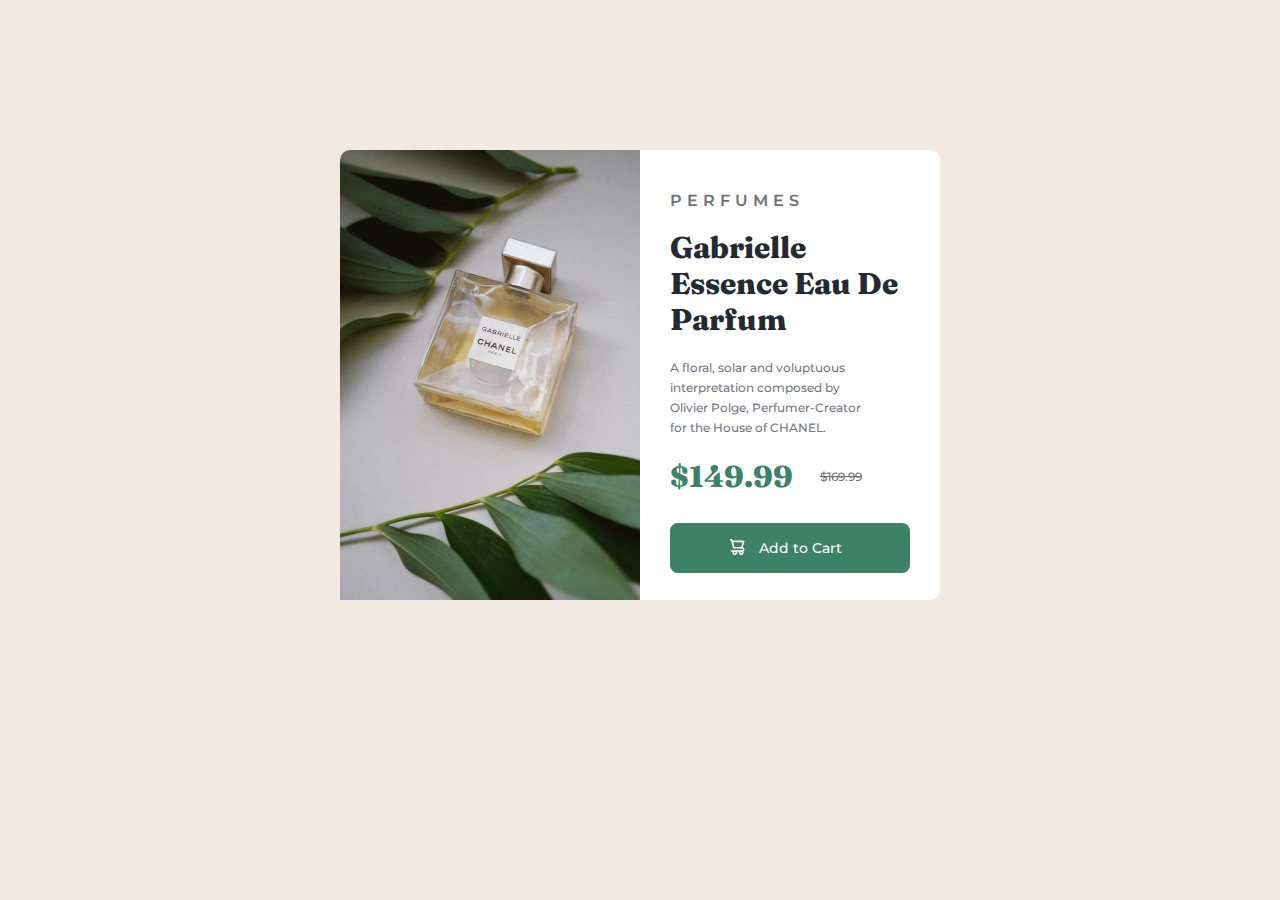
<file: index.html>
<!DOCTYPE html>
<html lang="en"> 


    <head>
      <link rel="stylesheet" href="./styles.css">
      <meta charset="UTF-8">
      <meta http-equiv="X-UA-Compatible" content="IE=edge">
      <meta name="viewport" content="width=device-width, initial-
       scale=1.0">
      <title> Product Preview Card Component </title>
    </head>  

    <body>
      <!-- Parent Wrap-->
<div class="card-container">
  <!-- Image Section-->
  <div class="image-content">
  </div>
  <!-- Content Section-->
  <div class="full-content">
     <!-- Heading Section -->
   <div class="top-content">
    <h2>
      PERFUMES
    </h2>
    <h1>
      Gabrielle Essence Eau De Parfum
    </h1>
  </div>
<!-- Paragraph Section -->
 <div class="paragraph">
  <p>
    A floral, solar and voluptuous interpretation composed by 
    Olivier Polge, Perfumer-Creator for the House of CHANEL.
  </p>
 </div>
<!-- Amount Section -->
<div class="amount">
  <div class="correct-val">
    <p>
     $149.99
    </p>
  </div>
  <div class="strikethrough-val">
   <p>
    $169.99
   </p>
  </div>
</div>
<!-- CTA Button-->
 <button class="button">
    <a href="">
      <div class="button-pd">
         <img src="./images/icon-cart.svg" alt="cart image">
         <p> Add to Cart </p>
      </div>
    </a>
 </button>
  </div>
</div>
    </body>
</html>
</file>
<file: styles.css>
@import url('https://fonts.googleapis.com/css2?family=Fraunces:opsz,wght@9..144,700;9..144,800;9..144,900&family=Montserrat:wght@500;600;700;800;900&display=swap');

:root {
    --white: #ffffff;
    --darkgrey: #747682;
    --mediumlightgrey: #707176;
    --darkgreen: #3D8168;
    --black: #000000;
    --bluishblack: #242A31;
    --cream: #F2E9E2;
 }

 *, a{
    color:var(--black);
   cursor: pointer;
   font-family: 'Montserrat', sans-serif;
   font-size: 12px;
   font-weight: 500;
   margin: 0px 0px 0px 0px;
   text-decoration: none;
 }

 body {
    background-color: var(--cream);
    display: flex;
    align-items: center;
    justify-content: center;
  }

  .card-container {
    background-color: var(--white);
    border-radius: 10px;
    display: grid;
    grid-template-rows: repeat(2, 1fr);
    width: 344px;
    height: 600px;
    margin:30px 15px;
  }

  .image-content {
    height: 239px;
    border-top-left-radius: 10px;
    border-bottom-left-radius:0px;
    border-top-right-radius: 10px;
    border-bottom-right-radius: 0px;
    background-image: url("./images/image-product-mobile.jpg");
    background-position: top center;
    background-repeat: no-repeat;
    background-size: cover;
  }

  .full-content {
    margin: 20px;
 }

 .top-content h2 {
    color: var(--mediumlightgrey);
    font-size: 1.35em;
    font-weight: 600;
    text-transform: uppercase;
    letter-spacing: 5px;
    margin-bottom: 20px;
  }
  .top-content h1 {
    color: var(--bluishblack);
    font-size: 2.5em;
    font-weight: 800;
    font-family: 'Fraunces';
    line-height: 36px;
    margin-top: 10px;
    margin-bottom: 10px;
  }

  .paragraph p {
    color: var(--darkgrey);
    font-size: 1em;
    font-weight: 500;
    line-height: 20px;
    margin-top: 20px;
    margin-bottom: 5px;
    margin-right: 30px;
  }

  .amount {
    align-items: center;
    display: grid;
    grid-template-columns: repeat(2, 150px);
    justify-content: start;
    margin-top: 20px;
    margin-bottom: 8px
  }
  .amount .correct-val p{
    color: var(--darkgreen);
    font-size: 2.5em;
    font-weight: 800;
    font-family: 'Fraunces', serif;
  }
  .amount .strikethrough-val p {
    color: var(--mediumlightgrey);
    text-decoration: line-through;
  }

  .button {
    align-items: center;
    background-color: var(--darkgreen);
    border-radius: 8px;
    border: none;
    height: 50px;
    margin-top: 16px;
    padding-left: 80px;
    padding-right: 80px;
    width: 300px;
  }
  .button .button-pd {
    display: grid;
    grid-template-columns: repeat(2,1fr);
  }
  .button  .img {
    height: 16px;
    width: 15px;
  }
  .button  p {
    min-width: 100px;
    font-size: 1.2em;
    color: var(--white);
    font-weight: 500;
  }

  @media screen and (min-width: 768px){
    .card-container {
      grid-template-rows:0;
      grid-template-columns: repeat(2, 1fr);
      width: 600px;
      height: 450px;
      margin-left: auto;
      margin-right: auto;
      margin-top: 150px;
      margin-bottom: auto;
   }
   .image-content {
      width: 300px;
      height: 450px;
      border-top-left-radius: 10px;
      border-bottom-left-radius:0px;
      border-top-right-radius: 0px;
      border-bottom-right-radius: 0px;
      background-image: url("./images/image-product-desktop.jpg");
   }
   .full-content {
      margin: 40px 30px;
      max-width: 250px;
   }
   .paragraph p {
      margin-right: 40px;
   }
   .button {
      width: 240px;
      margin-top: 20px;
      padding-left: 60px;
      padding-right: 60px;
      transition: .5s ease-in-out;
   }
   .button:hover{
    background-color: #173d2f;
   }
 }
</file>
